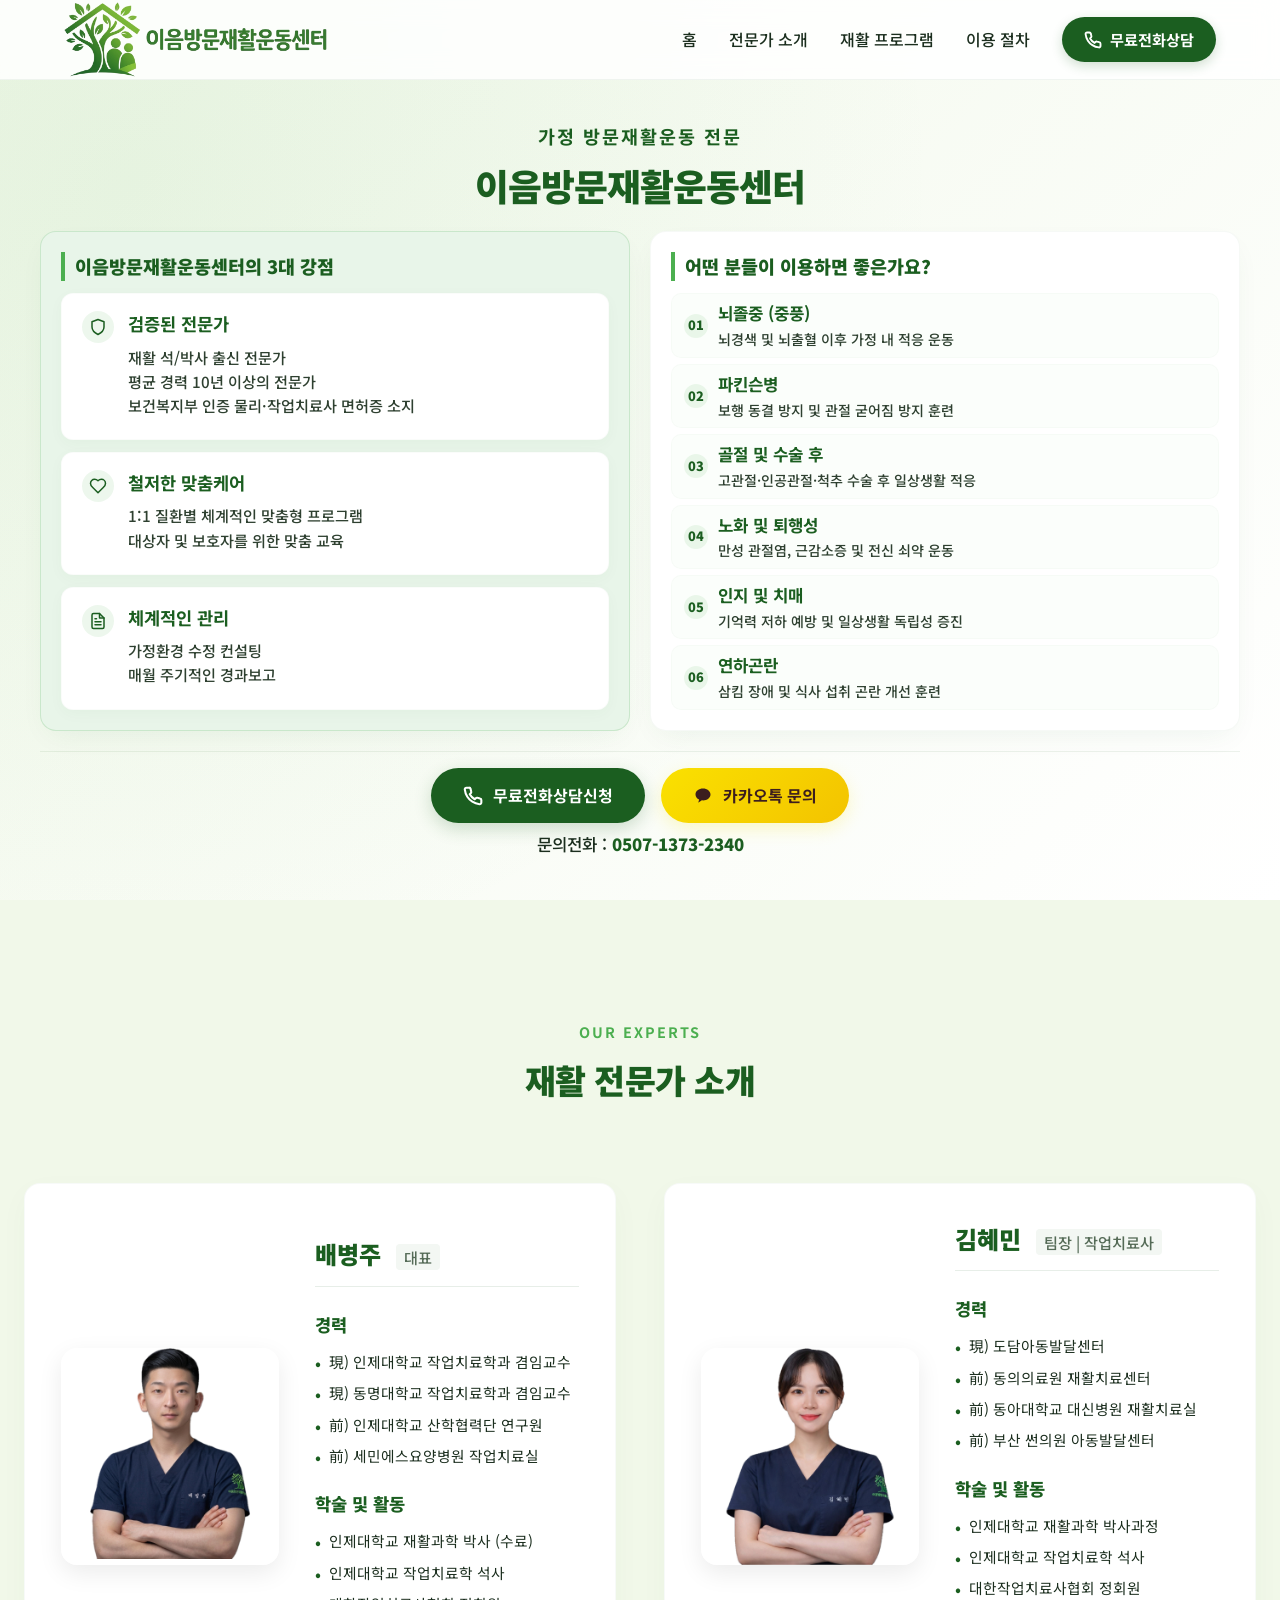
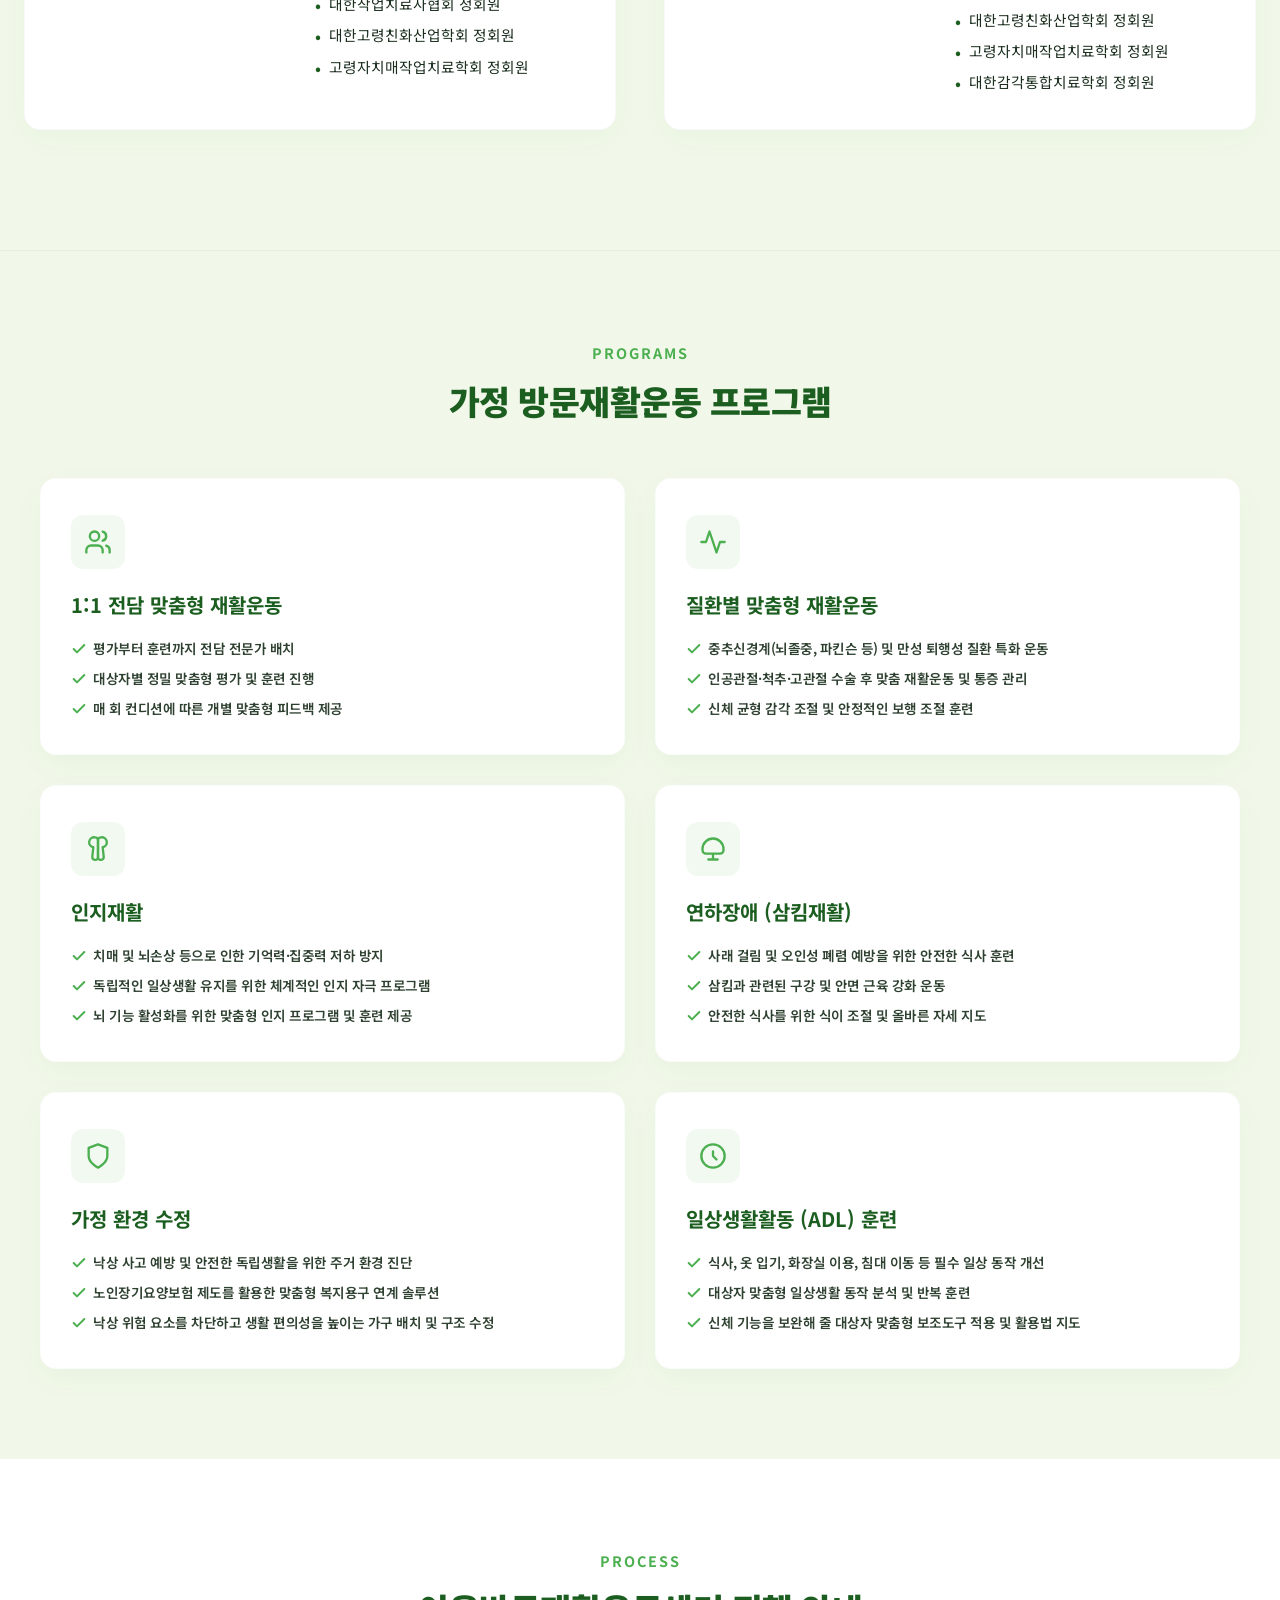
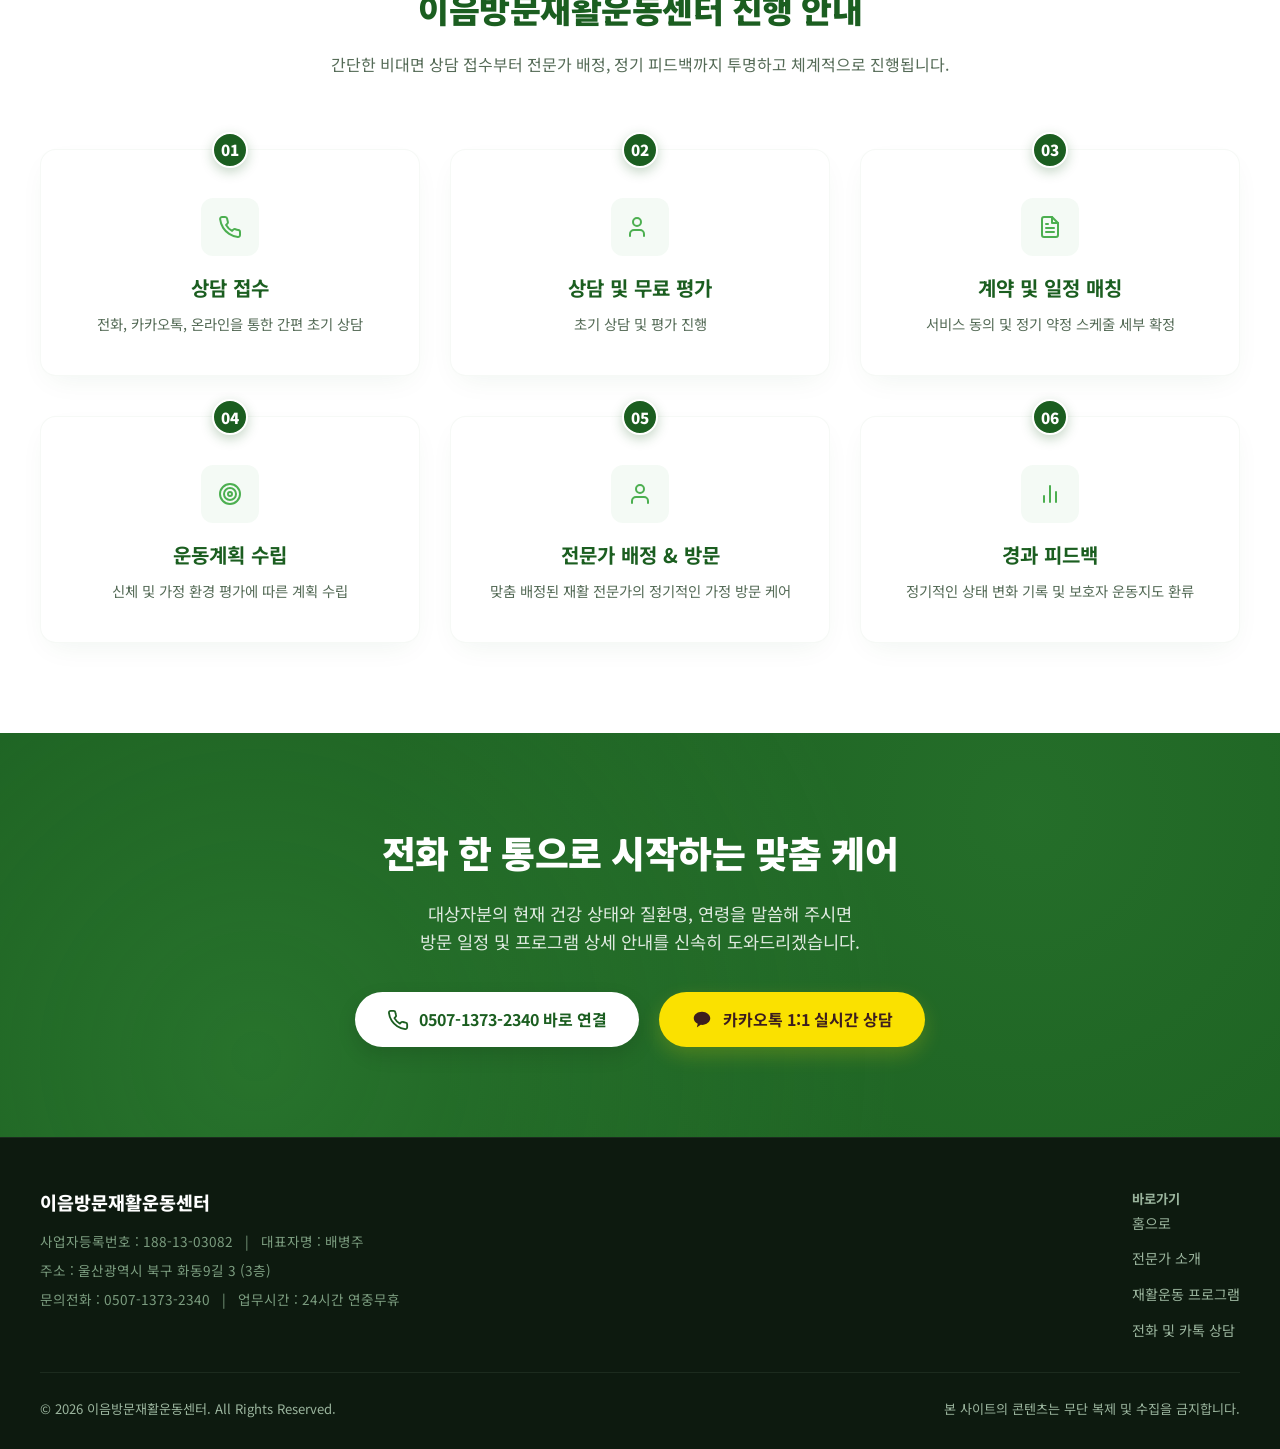
<file: index.html>
<!DOCTYPE html>
<html lang="ko">
<head>
  <meta charset="UTF-8">
  <meta name="viewport" content="width=device-width, initial-scale=1.0">
  <title>이음방문재활운동센터</title>
  <meta name="description" content="가정 방문재활운동 전문, 1:1 맞춤형 재활, 질환별 맞춤 재활, 인지 및 삼킴재활, 가정 환경 수정 솔루션 제공.">
  
  <!-- Open Graph / KakaoTalk Meta Tags (GitHub Pages 절대경로 지정완료) -->
  <meta property="og:title" content="이음방문재활운동센터">
  <meta property="og:description" content="가정 방문재활운동 전문, 1:1 맞춤형 재활, 질환별 맞춤 재활">
  <meta property="og:image" content="https://eumrehab.github.io/center/images/og_image.png">
  <meta property="og:image:width" content="800">
  <meta property="og:image:height" content="420">
  <meta property="og:type" content="website">
  
  <link rel="stylesheet" href="style.css">
</head>
<body>

  <!-- Header -->
  <header>
    <div class="nav-container">
      <a href="#home" class="logo">
        <img src="images/logo.png" alt="이음방문재활운동센터 로고" class="header-logo-img">
      </a>
      <nav>
        <ul class="nav-menu" id="nav-menu">
          <li><a href="#home" class="nav-link">홈</a></li>
          <li><a href="#director" class="nav-link">전문가 소개</a></li>
          <li><a href="#services" class="nav-link">재활 프로그램</a></li>
          <li><a href="#process" class="nav-link">이용 절차</a></li>
          <li>
            <a href="tel:0507-1373-2340" class="nav-cta">
              <svg width="18" height="18" viewBox="0 0 24 24" fill="none" stroke="currentColor" stroke-width="2.5" stroke-linecap="round" stroke-linejoin="round">
                <path d="M22 16.92v3a2 2 0 0 1-2.18 2 19.79 19.79 0 0 1-8.63-3.07 19.5 19.5 0 0 1-6-6 19.79 19.79 0 0 1-3.07-8.67A2 2 0 0 1 4.11 2h3a2 2 0 0 1 2 1.72l.7 2.81a2 2 0 0 1-.45 2.11L8.09 9.91a16 16 0 0 0 6 6l1.27-1.27a2 2 0 0 1 2.11-.45l2.81.7a2 2 0 0 1 1.72 2v3z"/>
              </svg>
              무료전화상담
            </a>
          </li>
        </ul>
      </nav>
      <div class="menu-toggle" id="mobile-menu">
        <span></span>
        <span></span>
        <span></span>
      </div>
    </div>
  </header>

  <!-- Hero Section -->
  <section id="home" class="hero-section">
    <div class="hero-container">
      <div class="hero-content">
        <span class="hero-subtitle">가정 방문재활운동 전문</span>
        <h1 class="hero-title">이음방문재활운동센터</h1>
        
        <div class="home-dashboard">
          
          <!-- 좌측 컬럼: 3대 강점 요약 -->
          <div class="home-left-col">
            <div class="home-pride-box">
              <h3>이음방문재활운동센터의 3대 강점</h3>
              <ul class="home-pride-list">
                <li>
                  <div class="pride-icon-badge">
                    <svg width="24" height="24" viewBox="0 0 24 24" fill="none" stroke="currentColor" stroke-width="2" stroke-linecap="round" stroke-linejoin="round">
                      <path d="M12 22s8-4 8-10V5l-8-3-8 3v7c0 6 8 10 8 10z"/>
                    </svg>
                  </div>
                  <div class="pride-text">
                    <strong>검증된 전문가</strong>
                    <p>재활 석/박사 출신 전문가<br>평균 경력 10년 이상의 전문가<br>보건복지부 인증 물리&middot;작업치료사 면허증 소지</p>
                  </div>
                </li>
                <li>
                  <div class="pride-icon-badge">
                    <svg width="24" height="24" viewBox="0 0 24 24" fill="none" stroke="currentColor" stroke-width="2" stroke-linecap="round" stroke-linejoin="round">
                      <path d="M19 14c1.49-1.46 3-3.21 3-5.5A5.5 5.5 0 0 0 16.5 3c-1.76 0-3 .5-4.5 2-1.5-1.5-2.74-2-4.5-2A5.5 5.5 0 0 0 2 8.5c0 2.3 1.5 4.05 3 5.5l7 7Z"/>
                    </svg>
                  </div>
                  <div class="pride-text">
                    <strong>철저한 맞춤케어</strong>
                    <p>1:1 질환별 체계적인 맞춤형 프로그램<br>대상자 및 보호자를 위한 맞춤 교육</p>
                  </div>
                </li>
                <li>
                  <div class="pride-icon-badge">
                    <svg width="24" height="24" viewBox="0 0 24 24" fill="none" stroke="currentColor" stroke-width="2" stroke-linecap="round" stroke-linejoin="round">
                      <path d="M14 2H6a2 2 0 0 0-2 2v16a2 2 0 0 0 2 2h12a2 2 0 0 0 2-2V8z"/>
                      <polyline points="14 2 14 8 20 8"/>
                      <line x1="16" y1="13" x2="8" y2="13"/>
                      <line x1="16" y1="17" x2="8" y2="17"/>
                      <polyline points="10 9 9 9 8 9"/>
                    </svg>
                  </div>
                  <div class="pride-text">
                    <strong>체계적인 관리</strong>
                    <p>가정환경 수정 컨설팅<br>매월 주기적인 경과보고</p>
                  </div>
                </li>
              </ul>
            </div>
          </div>
          
          <!-- 우측 컬럼: 추천 대상자 -->
          <div class="home-target-box">
            <h3>어떤 분들이 이용하면 좋은가요?</h3>
            <ul class="home-target-list">
              <li>
                <div class="target-num-badge">01</div>
                <div class="target-text">
                    <strong>뇌졸중 (중풍)</strong>
                    <p>뇌경색 및 뇌출혈 이후 가정 내 적응 운동</p>
                  </div>
              </li>
              <li>
                <div class="target-num-badge">02</div>
                <div class="target-text">
                    <strong>파킨슨병</strong>
                    <p>보행 동결 방지 및 관절 굳어짐 방지 훈련</p>
                  </div>
              </li>
              <li>
                <div class="target-num-badge">03</div>
                <div class="target-text">
                    <strong>골절 및 수술 후</strong>
                    <p>고관절&middot;인공관절&middot;척추 수술 후 일상생활 적응</p>
                  </div>
              </li>
              <li>
                <div class="target-num-badge">04</div>
                <div class="target-text">
                    <strong>노화 및 퇴행성</strong>
                    <p>만성 관절염, 근감소증 및 전신 쇠약 운동</p>
                  </div>
              </li>
              <li>
                <div class="target-num-badge">05</div>
                <div class="target-text">
                    <strong>인지 및 치매</strong>
                    <p>기억력 저하 예방 및 일상생활 독립성 증진</p>
                  </div>
              </li>
              <li>
                <div class="target-num-badge">06</div>
                <div class="target-text">
                    <strong>연하곤란</strong>
                    <p>삼킴 장애 및 식사 섭취 곤란 개선 훈련</p>
                  </div>
              </li>
            </ul>
          </div>
          
        </div>
        
        <!-- 하단 CTA 문의 영역 -->
        <div class="home-cta-bar">
          <div class="hero-buttons">
            <a href="tel:0507-1373-2340" class="btn btn-primary hero-btn">
              <svg width="20" height="20" viewBox="0 0 24 24" fill="none" stroke="currentColor" stroke-width="2.5" stroke-linecap="round" stroke-linejoin="round">
                <path d="M22 16.92v3a2 2 0 0 1-2.18 2 19.79 19.79 0 0 1-8.63-3.07 19.5 19.5 0 0 1-6-6 19.79 19.79 0 0 1-3.07-8.67A2 2 0 0 1 4.11 2h3a2 2 0 0 1 2 1.72l.7 2.81a2 2 0 0 1-.45 2.11L8.09 9.91a16 16 0 0 0 6 6l1.27-1.27a2 2 0 0 1 2.11-.45l2.81.7a2 2 0 0 1 1.72 2v3z"/>
              </svg>
              무료전화상담신청
            </a>
            <a href="https://open.kakao.com/o/sExample" target="_blank" rel="noopener noreferrer" class="btn btn-secondary hero-btn">
              <svg width="20" height="20" viewBox="0 0 24 24" fill="currentColor">
                <path d="M12 3c-4.97 0-9 3.185-9 7.115 0 2.557 1.737 4.8 4.354 6.091l-.9 3.3c-.104.382.122.382.256.292l3.896-2.571c.448.064.91.103 1.394.103 4.97 0 9-3.185 9-7.115S16.97 3 12 3z"/>
              </svg>
              카카오톡 문의
            </a>
          </div>
          <p class="hero-phone-text">문의전화 : <strong>0507-1373-2340</strong></p>
        </div>
        
      </div>
    </div>
  </section>

  <!-- Director Profile Section (전문가 소개 섹션 - 가로 2열 1:1 수평분할 카드 그리드로 완벽 개편) -->
  <section id="director" class="director-section reveal">
    <div class="section-header" style="margin-bottom: 60px;">
      <span class="section-subtitle">Our Experts</span>
      <h2 class="section-title">재활 전문가 소개</h2>
    </div>

    <div class="expert-profile-grid">
      <!-- 전문가 1: 배병주 대표 -->
      <div class="expert-profile-card">
        <div class="expert-profile-left">
          <img src="images/director.png" alt="배병주 대표" class="expert-profile-img">
        </div>
        <div class="expert-profile-right">
          <h2 class="expert-profile-name">배병주 <span class="director-card-role-title">대표</span></h2>
          <hr class="modal-separator">
          
          <div class="modal-detail-group">
            <h4 class="expert-detail-group-title">경력</h4>
            <ul class="modal-detail-list">
              <li>現) 인제대학교 작업치료학과 겸임교수</li>
              <li>現) 동명대학교 작업치료학과 겸임교수</li>
              <li>前) 인제대학교 산학협력단 연구원</li>
              <li>前) 세민에스요양병원 작업치료실</li>
            </ul>
          </div>

          <div class="modal-detail-group" style="margin-top: 24px;">
            <h4 class="expert-detail-group-title">학술 및 활동</h4>
            <ul class="modal-detail-list">
              <li>인제대학교 재활과학 박사 (수료)</li>
              <li>인제대학교 작업치료학 석사</li>
              <li>대한작업치료사협회 정회원</li>
              <li>대한고령친화산업학회 정회원</li>
              <li>고령자치매작업치료학회 정회원</li>
            </ul>
          </div>
        </div>
      </div>

      <!-- 전문가 2: 김혜민 팀장 | 작업치료사 (실제 약력 및 직함 변경) -->
      <div class="expert-profile-card">
        <div class="expert-profile-left">
          <img src="images/director2.png" alt="김혜민 팀장 | 작업치료사" class="expert-profile-img">
        </div>
        <div class="expert-profile-right">
          <h2 class="expert-profile-name">김혜민 <span class="director-card-role-title">팀장 | 작업치료사</span></h2>
          <hr class="modal-separator">
          
          <div class="modal-detail-group">
            <h4 class="expert-detail-group-title">경력</h4>
            <ul class="modal-detail-list">
              <li>現) 도담아동발달센터</li>
              <li>前) 동의의료원 재활치료센터</li>
              <li>前) 동아대학교 대신병원 재활치료실</li>
              <li>前) 부산 썬의원 아동발달센터</li>
            </ul>
          </div>

          <div class="modal-detail-group" style="margin-top: 24px;">
            <h4 class="expert-detail-group-title">학술 및 활동</h4>
            <ul class="modal-detail-list">
              <li>인제대학교 재활과학 박사과정</li>
              <li>인제대학교 작업치료학 석사</li>
              <li>대한작업치료사협회 정회원</li>
              <li>대한고령친화산업학회 정회원</li>
              <li>고령자치매작업치료학회 정회원</li>
              <li>대한감각통합치료학회 정회원</li>
            </ul>
          </div>
        </div>
      </div>
    </div>
  </section>

  <!-- Service Section -->
  <section id="services" class="section-bg reveal">
    <div class="section-header">
      <span class="section-subtitle">Programs</span>
      <h2 class="section-title">가정 방문재활운동 프로그램</h2>
    </div>
    
    <div class="services-grid">
      <!-- Card 1 -->
      <div class="service-card">
        <div class="service-icon-box">
          <svg width="28" height="28" viewBox="0 0 24 24" fill="none" stroke="currentColor" stroke-width="2" stroke-linecap="round" stroke-linejoin="round">
            <path d="M16 21v-2a4 4 0 0 0-4-4H6a4 4 0 0 0-4 4v2"/>
            <circle cx="9" cy="7" r="4"/>
            <path d="M22 21v-2a4 4 0 0 0-3-3.87"/>
            <path d="M16 3.13a4 4 0 0 1 0 7.75"/>
          </svg>
        </div>
        <h3>1:1 전담 맞춤형 재활운동</h3>
        <ul class="service-list">
          <li>
            <svg width="16" height="16" viewBox="0 0 24 24" fill="none" stroke="currentColor" stroke-width="3" stroke-linecap="round" stroke-linejoin="round"><path d="M20 6 9 17l-5-5"/></svg>
            평가부터 훈련까지 전담 전문가 배치
          </li>
          <li>
            <svg width="16" height="16" viewBox="0 0 24 24" fill="none" stroke="currentColor" stroke-width="3" stroke-linecap="round" stroke-linejoin="round"><path d="M20 6 9 17l-5-5"/></svg>
            대상자별 정밀 맞춤형 평가 및 훈련 진행
          </li>
          <li>
            <svg width="16" height="16" viewBox="0 0 24 24" fill="none" stroke="currentColor" stroke-width="3" stroke-linecap="round" stroke-linejoin="round"><path d="M20 6 9 17l-5-5"/></svg>
            매 회 컨디션에 따른 개별 맞춤형 피드백 제공
          </li>
        </ul>
      </div>

      <!-- Card 2 -->
      <div class="service-card">
        <div class="service-icon-box">
          <svg width="28" height="28" viewBox="0 0 24 24" fill="none" stroke="currentColor" stroke-width="2" stroke-linecap="round" stroke-linejoin="round">
            <path d="M22 12h-4l-3 9L9 3l-3 9H2"/>
          </svg>
        </div>
        <h3>질환별 맞춤형 재활운동</h3>
        <ul class="service-list">
          <li>
            <svg width="16" height="16" viewBox="0 0 24 24" fill="none" stroke="currentColor" stroke-width="3" stroke-linecap="round" stroke-linejoin="round"><path d="M20 6 9 17l-5-5"/></svg>
            중추신경계(뇌졸중, 파킨슨 등) 및 만성 퇴행성 질환 특화 운동
          </li>
          <li>
            <svg width="16" height="16" viewBox="0 0 24 24" fill="none" stroke="currentColor" stroke-width="3" stroke-linecap="round" stroke-linejoin="round"><path d="M20 6 9 17l-5-5"/></svg>
            인공관절&middot;척추&middot;고관절 수술 후 맞춤 재활운동 및 통증 관리
          </li>
          <li>
            <svg width="16" height="16" viewBox="0 0 24 24" fill="none" stroke="currentColor" stroke-width="3" stroke-linecap="round" stroke-linejoin="round"><path d="M20 6 9 17l-5-5"/></svg>
            신체 균형 감각 조절 및 안정적인 보행 조절 훈련
          </li>
        </ul>
      </div>

      <!-- Card 3 -->
      <div class="service-card">
        <div class="service-icon-box">
          <svg width="28" height="28" viewBox="0 0 24 24" fill="none" stroke="currentColor" stroke-width="2" stroke-linecap="round" stroke-linejoin="round">
            <path d="M9.5 2A2.5 2.5 0 0 1 12 4.5v15a2.5 2.5 0 0 1-4.9-.7l.9-8.3A2.5 2.5 0 0 1 9.5 2z"/>
            <path d="M14.5 2A2.5 2.5 0 0 0 12 4.5v15a2.5 2.5 0 0 0 4.9-.7l-.9-8.3A2.5 2.5 0 0 0 14.5 2z"/>
          </svg>
        </div>
        <h3>인지재활</h3>
        <ul class="service-list">
          <li>
            <svg width="16" height="16" viewBox="0 0 24 24" fill="none" stroke="currentColor" stroke-width="3" stroke-linecap="round" stroke-linejoin="round"><path d="M20 6 9 17l-5-5"/></svg>
            치매 및 뇌손상 등으로 인한 기억력&middot;집중력 저하 방지
          </li>
          <li>
            <svg width="16" height="16" viewBox="0 0 24 24" fill="none" stroke="currentColor" stroke-width="3" stroke-linecap="round" stroke-linejoin="round"><path d="M20 6 9 17l-5-5"/></svg>
            독립적인 일상생활 유지를 위한 체계적인 인지 자극 프로그램
          </li>
          <li>
            <svg width="16" height="16" viewBox="0 0 24 24" fill="none" stroke="currentColor" stroke-width="3" stroke-linecap="round" stroke-linejoin="round"><path d="M20 6 9 17l-5-5"/></svg>
            뇌 기능 활성화를 위한 맞춤형 인지 프로그램 및 훈련 제공
          </li>
        </ul>
      </div>

      <!-- Card 4 -->
      <div class="service-card">
        <div class="service-icon-box">
          <svg width="28" height="28" viewBox="0 0 24 24" fill="none" stroke="currentColor" stroke-width="2" stroke-linecap="round" stroke-linejoin="round">
            <path d="M12 3a9 9 0 0 0-9 9v1a3 3 0 0 0 3 3h12a3 3 0 0 0 3-3v-1a9 9 0 0 0-9-9zM8 21h8M12 17v4"/>
          </svg>
        </div>
        <h3>연하장애 (삼킴재활)</h3>
        <ul class="service-list">
          <li>
            <svg width="16" height="16" viewBox="0 0 24 24" fill="none" stroke="currentColor" stroke-width="3" stroke-linecap="round" stroke-linejoin="round"><path d="M20 6 9 17l-5-5"/></svg>
            사래 걸림 및 오인성 폐렴 예방을 위한 안전한 식사 훈련
          </li>
          <li>
            <svg width="16" height="16" viewBox="0 0 24 24" fill="none" stroke="currentColor" stroke-width="3" stroke-linecap="round" stroke-linejoin="round"><path d="M20 6 9 17l-5-5"/></svg>
            삼킴과 관련된 구강 및 안면 근육 강화 운동
          </li>
          <li>
            <svg width="16" height="16" viewBox="0 0 24 24" fill="none" stroke="currentColor" stroke-width="3" stroke-linecap="round" stroke-linejoin="round"><path d="M20 6 9 17l-5-5"/></svg>
            안전한 식사를 위한 식이 조절 및 올바른 자세 지도
          </li>
        </ul>
      </div>

      <!-- Card 5 -->
      <div class="service-card">
        <div class="service-icon-box">
          <svg width="28" height="28" viewBox="0 0 24 24" fill="none" stroke="currentColor" stroke-width="2" stroke-linecap="round" stroke-linejoin="round">
            <path d="M12 22s8-4 8-10V5l-8-3-8 3v7c0 6 8 10 8 10z"/>
          </svg>
        </div>
        <h3>가정 환경 수정</h3>
        <ul class="service-list">
          <li>
            <svg width="16" height="16" viewBox="0 0 24 24" fill="none" stroke="currentColor" stroke-width="3" stroke-linecap="round" stroke-linejoin="round"><path d="M20 6 9 17l-5-5"/></svg>
            낙상 사고 예방 및 안전한 독립생활을 위한 주거 환경 진단
          </li>
          <li>
            <svg width="16" height="16" viewBox="0 0 24 24" fill="none" stroke="currentColor" stroke-width="3" stroke-linecap="round" stroke-linejoin="round"><path d="M20 6 9 17l-5-5"/></svg>
            노인장기요양보험 제도를 활용한 맞춤형 복지용구 연계 솔루션
          </li>
          <li>
            <svg width="16" height="16" viewBox="0 0 24 24" fill="none" stroke="currentColor" stroke-width="3" stroke-linecap="round" stroke-linejoin="round"><path d="M20 6 9 17l-5-5"/></svg>
            낙상 위험 요소를 차단하고 생활 편의성을 높이는 가구 배치 및 구조 수정
          </li>
        </ul>
      </div>

      <!-- Card 6 -->
      <div class="service-card">
        <div class="service-icon-box">
          <svg width="28" height="28" viewBox="0 0 24 24" fill="none" stroke="currentColor" stroke-width="2" stroke-linecap="round" stroke-linejoin="round">
            <circle cx="12" cy="12" r="10"/>
            <path d="M12 8v4l3 3"/>
          </svg>
        </div>
        <h3>일상생활활동 (ADL) 훈련</h3>
        <ul class="service-list">
          <li>
            <svg width="16" height="16" viewBox="0 0 24 24" fill="none" stroke="currentColor" stroke-width="3" stroke-linecap="round" stroke-linejoin="round"><path d="M20 6 9 17l-5-5"/></svg>
            식사, 옷 입기, 화장실 이용, 침대 이동 등 필수 일상 동작 개선
          </li>
          <li>
            <svg width="16" height="16" viewBox="0 0 24 24" fill="none" stroke="currentColor" stroke-width="3" stroke-linecap="round" stroke-linejoin="round"><path d="M20 6 9 17l-5-5"/></svg>
            대상자 맞춤형 일상생활 동작 분석 및 반복 훈련
          </li>
          <li>
            <svg width="16" height="16" viewBox="0 0 24 24" fill="none" stroke="currentColor" stroke-width="3" stroke-linecap="round" stroke-linejoin="round"><path d="M20 6 9 17l-5-5"/></svg>
            신체 기능을 보완해 줄 대상자 맞춤형 보조도구 적용 및 활용법 지도
          </li>
        </ul>
      </div>
    </div>
  </section>

  <!-- Section: Process / Timeline (이렇게 진행됩니다) -->
  <section id="process" class="reveal">
    <div class="section-header">
      <span class="section-subtitle">Process</span>
      <h2 class="section-title">이음방문재활운동센터 진행 안내</h2>
      <p class="section-desc">간단한 비대면 상담 접수부터 전문가 배정, 정기 피드백까지 투명하고 체계적으로 진행됩니다.</p>
    </div>
    
    <div class="process-timeline">
      <!-- Step 1 -->
      <div class="process-step">
        <div class="step-num-badge">01</div>
        <div class="step-icon">
          <svg width="24" height="24" viewBox="0 0 24 24" fill="none" stroke="currentColor" stroke-width="2" stroke-linecap="round" stroke-linejoin="round">
            <path d="M22 16.92v3a2 2 0 0 1-2.18 2 19.79 19.79 0 0 1-8.63-3.07 19.5 19.5 0 0 1-6-6 19.79 19.79 0 0 1-3.07-8.67A2 2 0 0 1 4.11 2h3a2 2 0 0 1 2 1.72 12.84 12.84 0 0 0 .7 2.81 2 2 0 0 1-.45 2.11L8.09 9.91a16 16 0 0 0 6 6l1.27-1.27a2 2 0 0 1 2.11-.45 12.84 12.84 0 0 0 2.81.7A2 2 0 0 1 22 16.92z"/>
          </svg>
        </div>
        <h4>상담 접수</h4>
        <p>전화, 카카오톡, 온라인을 통한 간편 초기 상담</p>
      </div>
      
      <!-- Step 2 -->
      <div class="process-step">
        <div class="step-num-badge">02</div>
        <div class="step-icon">
          <svg width="24" height="24" viewBox="0 0 24 24" fill="none" stroke="currentColor" stroke-width="2" stroke-linecap="round" stroke-linejoin="round">
            <path d="M16 21v-2a4 4 0 0 0-4-4H6a4 4 0 0 0-4 4v2"/>
            <circle cx="9" cy="7" r="4"/>
          </svg>
        </div>
        <h4>상담 및 무료 평가</h4>
        <p>초기 상담 및 평가 진행</p>
      </div>
      
      <!-- Step 3 -->
      <div class="process-step">
        <div class="step-num-badge">03</div>
        <div class="step-icon">
          <svg width="24" height="24" viewBox="0 0 24 24" fill="none" stroke="currentColor" stroke-width="2" stroke-linecap="round" stroke-linejoin="round">
            <path d="M14 2H6a2 2 0 0 0-2 2v16a2 2 0 0 0 2 2h12a2 2 0 0 0 2-2V8z"/>
            <polyline points="14 2 14 8 20 8"/>
            <line x1="16" y1="13" x2="8" y2="13"/>
            <line x1="16" y1="17" x2="8" y2="17"/>
            <polyline points="10 9 9 9 8 9"/>
          </svg>
        </div>
        <h4>계약 및 일정 매칭</h4>
        <p>서비스 동의 및 정기 약정 스케줄 세부 확정</p>
      </div>
      
      <!-- Step 4 -->
      <div class="process-step">
        <div class="step-num-badge">04</div>
        <div class="step-icon">
          <svg width="24" height="24" viewBox="0 0 24 24" fill="none" stroke="currentColor" stroke-width="2" stroke-linecap="round" stroke-linejoin="round">
            <circle cx="12" cy="12" r="10"/>
            <circle cx="12" cy="12" r="6"/>
            <circle cx="12" cy="12" r="2"/>
          </svg>
        </div>
        <h4>운동계획 수립</h4>
        <p>신체 및 가정 환경 평가에 따른 계획 수립</p>
      </div>
      
      <!-- Step 5 -->
      <div class="process-step">
        <div class="step-num-badge">05</div>
        <div class="step-icon">
          <svg width="24" height="24" viewBox="0 0 24 24" fill="none" stroke="currentColor" stroke-width="2" stroke-linecap="round" stroke-linejoin="round">
            <path d="M20 21v-2a4 4 0 0 0-4-4H8a4 4 0 0 0-4 4v2"/>
            <circle cx="12" cy="7" r="4"/>
          </svg>
        </div>
        <h4>전문가 배정 &amp; 방문</h4>
        <p>맞춤 배정된 재활 전문가의 정기적인 가정 방문 케어</p>
      </div>
      
      <!-- Step 6 -->
      <div class="process-step">
        <div class="step-num-badge">06</div>
        <div class="step-icon">
          <svg width="24" height="24" viewBox="0 0 24 24" fill="none" stroke="currentColor" stroke-width="2" stroke-linecap="round" stroke-linejoin="round">
            <line x1="18" y1="20" x2="18" y2="10"/>
            <line x1="12" y1="20" x2="12" y2="4"/>
            <line x1="6" y1="20" x2="6" y2="14"/>
          </svg>
        </div>
        <h4>경과 피드백</h4>
        <p>정기적인 상태 변화 기록 및 보호자 운동지도 환류</p>
      </div>
    </div>
  </section>

  <!-- CTA Area / Contact Section -->
  <section id="contact" class="cta-section reveal">
    <div class="cta-container">
      <h2>전화 한 통으로 시작하는 맞춤 케어</h2>
      <p>
        대상자분의 현재 건강 상태와 질환명, 연령을 말씀해 주시면<br>
        방문 일정 및 프로그램 상세 안내를 신속히 도와드리겠습니다.
      </p>
      
      <div class="cta-buttons">
        <a href="tel:0507-1373-2340" class="btn cta-phone-btn" id="cta-phone-bottom">
          <svg width="22" height="22" viewBox="0 0 24 24" fill="none" stroke="currentColor" stroke-width="2" stroke-linecap="round" stroke-linejoin="round">
            <path d="M22 16.92v3a2 2 0 0 1-2.18 2 19.79 19.79 0 0 1-8.63-3.07 19.5 19.5 0 0 1-6-6 19.79 19.79 0 0 1-3.07-8.67A2 2 0 0 1 4.11 2h3a2 2 0 0 1 2 1.72l.7 2.81a2 2 0 0 1-.45 2.11L8.09 9.91a16 16 0 0 0 6 6l1.27-1.27a2 2 0 0 1 2.11-.45l2.81.7a2 2 0 0 1 1.72 2v3z"/>
          </svg>
          0507-1373-2340 바로 연결
        </a>
        <a href="https://open.kakao.com/o/sExample" target="_blank" rel="noopener noreferrer" class="btn cta-kakao-btn" id="cta-kakao-bottom">
          <svg width="22" height="22" viewBox="0 0 24 24" fill="currentColor">
            <path d="M12 3c-4.97 0-9 3.185-9 7.115 0 2.557 1.737 4.8 4.354 6.091l-.9 3.3c-.104.382.122.382.256.292l3.896-2.571c.448.064.91.103 1.394.103 4.97 0 9-3.185 9-7.115S16.97 3 12 3z"/>
          </svg>
          카카오톡 1:1 실시간 상담
        </a>
      </div>
    </div>
  </section>

  <!-- Footer -->
  <footer>
    <div class="footer-container">
      <div class="footer-info">
        <h4 class="footer-brand">이음방문재활운동센터</h4>
        <div class="footer-business-details">
          <p>사업자등록번호 : 188-13-03082 &nbsp;&nbsp;|&nbsp;&nbsp; 대표자명 : 배병주</p>
          <p>주소 : 울산광역시 북구 화동9길 3 (3층)</p>
          <p>문의전화 : 0507-1373-2340 &nbsp;&nbsp;|&nbsp;&nbsp; 업무시간 : 24시간 연중무휴</p>
        </div>
      </div>
      
      <div class="footer-links">
        <div class="footer-logo">
          <h5>바로가기</h5>
          <ul class="footer-link-list">
            <li><a href="#home">홈으로</a></li>
            <li><a href="#director">전문가 소개</a></li>
            <li><a href="#services">재활운동 프로그램</a></li>
            <li><a href="#contact">전화 및 카톡 상담</a></li>
          </ul>
        </div>
      </div>
    </div>
    
    <div class="footer-bottom">
      <p>&copy; 2026 이음방문재활운동센터. All Rights Reserved.</p>
      <p>본 사이트의 콘텐츠는 무단 복제 및 수집을 금지합니다.</p>
    </div>
  </footer>

  <!-- Script File -->
  <script src="script.js"></script>
</body>
</html>
</file>
<file: style.css>
@import url('https://fonts.googleapis.com/css2?family=Inter:wght@300;400;500;600;700&family=Noto+Sans+KR:wght@300;400;500;700;900&display=swap');

/* CSS Variables - Green Forest Theme */
:root {
  --primary-color: #1b5e20;     /* 신뢰의 다크 포레스트 그린 */
  --primary-hover: #2e7d32;
  --secondary-color: #4caf50;   /* 싱그러운 나뭇잎 스카이 그린 */
  --accent-color: #ff9800;      /* 포인트 오렌지 컬러 */
  --bg-primary: #ffffff;
  --bg-secondary: #f1f8e9;     /* 아주 연한 올리브 그린조의 배경 */
  --text-primary: #1b2e1e;     /* 가독성 높은 차분한 다크 포레스트 블랙 */
  --text-secondary: #556b57;   /* 올리브 그레이 */
  --text-light: #8ea690;
  --white: #ffffff;
  --card-shadow: 0 10px 30px -10px rgba(27, 94, 32, 0.08);
  --hover-shadow: 0 20px 40px -15px rgba(27, 94, 32, 0.15);
  --transition-smooth: all 0.4s cubic-bezier(0.16, 1, 0.3, 1);
  --border-radius: 16px;
  --font-family: 'Noto Sans KR', 'Inter', sans-serif;
}

/* Reset */
* {
  margin: 0;
  padding: 0;
  box-sizing: border-box;
  outline: none;
}

html {
  scroll-behavior: smooth;
  font-family: var(--font-family);
  color: var(--text-primary);
  background-color: var(--bg-primary);
  font-size: 16px;
}

body {
  line-height: 1.6;
  overflow-x: hidden;
}

a {
  text-decoration: none;
  color: inherit;
}

li {
  list-style: none;
}

img {
  max-width: 100%;
  height: auto;
  display: block;
}

/* Header & Glassmorphism GNB */
header {
  position: fixed;
  top: 0;
  left: 0;
  width: 100%;
  z-index: 1000;
  background: rgba(255, 255, 255, 0.85);
  backdrop-filter: blur(12px);
  -webkit-backdrop-filter: blur(12px);
  border-bottom: 1px solid rgba(27, 94, 32, 0.06);
  transition: var(--transition-smooth);
}

header.scrolled {
  background: rgba(255, 255, 255, 0.95);
  box-shadow: 0 4px 20px rgba(0, 0, 0, 0.03);
  padding: 4px 0;
}

.nav-container {
  max-width: 1200px;
  margin: 0 auto;
  padding: 2px 24px;
  display: flex;
  justify-content: space-between;
  align-items: center;
}

.logo {
  display: flex;
  align-items: center;
}

.header-logo-img {
  height: 75px;
  width: auto;
  display: block;
}

.nav-menu {
  display: flex;
  gap: 32px;
  align-items: center;
}

.nav-link {
  font-weight: 500;
  color: var(--text-primary);
  position: relative;
  padding: 8px 0;
  transition: var(--transition-smooth);
}

.nav-link:hover {
  color: var(--primary-color);
}

.nav-link::after {
  content: '';
  position: absolute;
  bottom: 0;
  left: 0;
  width: 0;
  height: 2px;
  background-color: var(--primary-color);
  transition: var(--transition-smooth);
}

.nav-link:hover::after {
  width: 100%;
}

.nav-cta {
  background-color: var(--primary-color);
  color: var(--white);
  padding: 10px 22px;
  border-radius: 50px;
  font-weight: 700;
  font-size: 0.95rem;
  display: flex;
  align-items: center;
  gap: 8px;
  box-shadow: 0 4px 12px rgba(27, 94, 32, 0.2);
  transition: var(--transition-smooth);
}

.nav-cta:hover {
  background-color: var(--primary-hover);
  transform: translateY(-2px);
  box-shadow: 0 6px 18px rgba(27, 94, 32, 0.3);
}

/* Mobile Menu Toggle */
.menu-toggle {
  display: none;
  flex-direction: column;
  gap: 6px;
  cursor: pointer;
}

.menu-toggle span {
  width: 28px;
  height: 3px;
  background-color: var(--primary-color);
  border-radius: 2px;
  transition: var(--transition-smooth);
}

/* Hero / Home Section (대시보드 형태로 풀-히어로 홈 구성) */
.hero-section {
  padding: 100px 24px 20px 24px; /* 한 화면 배치를 위해 상하 간격 축소 */
  background: radial-gradient(circle at 10% 20%, rgba(76, 175, 80, 0.08) 0%, rgba(255, 255, 255, 0) 60%),
              linear-gradient(135deg, #f1f8e9 0%, #ffffff 100%);
  position: relative;
  overflow: hidden;
  min-height: 100vh;
  display: flex;
  align-items: center;
}

.hero-container {
  max-width: 1200px;
  margin: 0 auto;
  width: 100%;
}

.hero-content {
  width: 100%;
}

.hero-subtitle {
  color: var(--primary-color);
  font-weight: 700;
  font-size: 1.15rem;
  letter-spacing: 2px;
  margin-bottom: 10px;
  display: block;
  text-align: center;
}

.hero-title {
  font-size: 2.3rem; /* 글자 크기 2.8rem -> 2.3rem 축소하여 높이 대폭 절감 */
  font-weight: 900;
  color: var(--primary-color);
  margin-bottom: 20px; /* 여백 32px -> 20px 축소 */
  line-height: 1.35;
  letter-spacing: -1px;
  word-break: keep-all;
  text-align: center;
}

/* 2단 대시보드 */
.home-dashboard {
  display: grid;
  grid-template-columns: 1fr 1fr;
  gap: 20px; /* 갭 36px -> 20px 축소 */
  margin-bottom: 20px; /* 여백 36px -> 20px 축소 */
  align-items: stretch;
}

/* 좌측 영역: 3대 강점 강조 (파스텔 그린 카드화) */
.home-left-col {
  display: flex;
  flex-direction: column;
}

.home-pride-box {
  background-color: #e8f5e9;
  border-radius: var(--border-radius);
  padding: 20px; /* 패딩 28px -> 20px 축소 */
  border: 1px solid rgba(76, 175, 80, 0.2);
  box-shadow: var(--card-shadow);
  display: flex;
  flex-direction: column;
  height: 100%;
}

.home-pride-box h3 {
  font-size: 1.15rem; /* 크기 1.25rem -> 1.15rem 조절 */
  font-weight: 900;
  color: var(--primary-color);
  margin-bottom: 12px; /* 여백 20px -> 12px 축소 */
  border-left: 4px solid var(--secondary-color);
  padding-left: 10px;
  text-align: left;
}

.home-pride-list {
  display: flex;
  flex-direction: column;
  justify-content: space-between;
  gap: 12px;
  flex-grow: 1;
}

.home-pride-list li {
  display: flex;
  gap: 14px;
  align-items: flex-start;
  text-align: left;
  background-color: var(--white);
  padding: 16px 20px;
  border-radius: 12px;
  box-shadow: 0 4px 15px rgba(27, 94, 32, 0.03);
  border: 1px solid rgba(27, 94, 32, 0.02);
  transition: var(--transition-smooth);
  flex-grow: 1;
}

.home-pride-list li:hover {
  transform: translateY(-2px);
  border-color: rgba(76, 175, 80, 0.15);
  box-shadow: 0 8px 20px rgba(27, 94, 32, 0.08);
}

.pride-icon-badge {
  width: 32px; /* 배지 크기 38px -> 32px 축소 */
  height: 32px;
  border-radius: 50%;
  background-color: rgba(76, 175, 80, 0.1);
  color: var(--primary-color);
  display: flex;
  align-items: center;
  justify-content: center;
  flex-shrink: 0;
  margin-top: 1px;
}

.pride-icon-badge svg {
  width: 18px;
  height: 18px;
}

.pride-text {
  display: flex;
  flex-direction: column;
}

.pride-text strong {
  font-size: 1.1rem; /* 타이틀 크기 1.05rem -> 1.1rem 상향 강조 */
  color: var(--primary-color);
  font-weight: 700;
  margin-bottom: 6px; /* 줄바꿈 텍스트와의 구분을 위해 6px로 상향 */
}

.pride-text p {
  font-size: 0.95rem; /* 본문 크기 0.88rem -> 0.95rem 대폭 상향 */
  color: #2e4030; /* 흐릿한 회색 대신 진하고 가독성 높은 어두운 톤 */
  font-weight: 500; /* 조금 더 굵게 설정해 뚜렷하게 노출 */
  line-height: 1.6; /* 줄바꿈 텍스트의 쾌적함을 위해 1.6으로 넓힘 */
  margin: 0;
  word-break: keep-all;
}

/* 우측 영역: 추천 대상자 */
.home-right-col {
  display: flex;
  flex-direction: column;
}

.home-target-box {
  background-color: var(--white);
  border-radius: var(--border-radius);
  padding: 20px; /* 패딩 28px -> 20px 축소 */
  border: 1px solid rgba(27, 94, 32, 0.04);
  box-shadow: var(--card-shadow);
  height: 100%;
  display: flex;
  flex-direction: column;
}

.home-target-box h3 {
  font-size: 1.15rem; /* 크기 1.25rem -> 1.15rem 조절 */
  font-weight: 900;
  color: var(--primary-color);
  margin-bottom: 12px; /* 여백 20px -> 12px 축소 */
  border-left: 4px solid var(--secondary-color);
  padding-left: 10px;
  text-align: left;
}

.home-target-list {
  display: grid;
  grid-template-columns: 1fr;
  gap: 6px; /* 갭 10px -> 6px 축소 */
  flex-grow: 1;
}

.home-target-list li {
  display: flex;
  align-items: center;
  gap: 10px; /* 갭 14px -> 10px 축소 */
  padding: 6px 12px; /* 패딩 8px 14px -> 6px 12px 축소 */
  background-color: rgba(76, 175, 80, 0.02);
  border-radius: 10px;
  border: 1px solid rgba(27, 94, 32, 0.02);
  text-align: left;
  transition: var(--transition-smooth);
}

.home-target-list li:hover {
  background-color: rgba(76, 175, 80, 0.06);
  border-color: rgba(76, 175, 80, 0.1);
  transform: translateX(4px);
}

.target-num-badge {
  width: 24px; /* 배지 크기 28px -> 24px 축소 */
  height: 24px;
  border-radius: 50%;
  background-color: rgba(76, 175, 80, 0.1);
  color: var(--primary-color);
  font-weight: 900;
  font-size: 0.8rem;
  display: flex;
  align-items: center;
  justify-content: center;
  flex-shrink: 0;
}

.target-text {
  display: flex;
  flex-direction: column;
}

.target-text strong {
  font-size: 1.05rem; /* 소제목 크기 0.95rem -> 1.05rem 상향 */
  color: var(--primary-color);
  font-weight: 700;
}

.target-text p {
  font-size: 0.88rem; /* 본문 크기 0.82rem -> 0.88rem 상향 */
  color: #2e4030; /* 가독성 높은 짙은 블랙톤 */
  font-weight: 500;
  margin: 1px 0 0 0;
}

/* 하단 CTA 바 */
.home-cta-bar {
  border-top: 1px solid rgba(27, 94, 32, 0.08);
  padding-top: 16px; /* 패딩 24px -> 16px 축소 */
  display: flex;
  flex-direction: column;
  align-items: center;
  gap: 8px; /* 갭 12px -> 8px 축소 */
}

.hero-buttons {
  display: flex;
  justify-content: center;
  gap: 16px;
  flex-wrap: wrap;
}

.hero-btn {
  padding: 12px 26px; /* 패딩 14px 28px -> 12px 26px 축소 */
  font-size: 0.95rem;
  border-radius: 50px;
  font-weight: 700;
  display: inline-flex;
  align-items: center;
  justify-content: center;
  gap: 8px;
  transition: var(--transition-smooth);
}

.hero-buttons .btn-primary {
  background-color: var(--primary-color);
  color: var(--white);
  box-shadow: 0 6px 18px rgba(27, 94, 32, 0.2);
}

.hero-buttons .btn-primary:hover {
  background-color: var(--primary-hover);
  transform: translateY(-2px);
  box-shadow: 0 10px 24px rgba(27, 94, 32, 0.3);
}

.hero-buttons .btn-secondary {
  background: linear-gradient(135deg, #fae100 0%, #f3c300 100%);
  color: #3c1e1e;
  box-shadow: 0 6px 18px rgba(250, 225, 0, 0.2);
}

.hero-buttons .btn-secondary:hover {
  transform: translateY(-2px);
  box-shadow: 0 10px 24px rgba(250, 225, 0, 0.35);
}

.hero-phone-text {
  font-size: 1.05rem;
  color: var(--text-primary);
  font-weight: 500;
  margin: 0;
}

.hero-phone-text strong {
  color: var(--primary-color);
  font-weight: 900;
}

/* Director Profile Section (전문가 소개 섹션) */
.director-section {
  padding: 120px 24px;
  background-color: var(--bg-secondary);
  position: relative;
  overflow: hidden;
  border-bottom: 1px solid rgba(27, 94, 32, 0.05);
  min-height: calc(100vh - 80px);
  display: flex;
  flex-direction: column;
  justify-content: center;
}

/* Expert Profile 2-Column Grid Layout */
.expert-profile-grid {
  display: grid;
  grid-template-columns: repeat(2, 1fr);
  gap: 48px;
  max-width: 1440px;
  margin: 0 auto;
  width: 100%;
}

.expert-profile-card {
  display: flex;
  gap: 36px;
  align-items: center;
  background-color: var(--white);
  padding: 36px;
  border-radius: var(--border-radius);
  box-shadow: 0 10px 30px rgba(27, 94, 32, 0.03);
  border: 1px solid rgba(27, 94, 32, 0.03);
}

.expert-profile-left {
  flex-shrink: 0;
  width: 42%;
  max-width: 260px;
}

.expert-profile-img {
  width: 100%;
  border-radius: 16px;
  object-fit: cover;
  box-shadow: 0 8px 24px rgba(0, 0, 0, 0.08);
}

.expert-profile-right {
  flex-grow: 1;
  text-align: left;
}

.expert-profile-name {
  font-size: 1.5rem;
  font-weight: 900;
  color: var(--primary-color);
  margin-bottom: 12px;
  margin-top: 0;
}

.director-card-role-title {
  font-size: 0.95rem;
  font-weight: 500;
  color: var(--text-secondary);
  background-color: rgba(27, 94, 32, 0.05);
  padding: 2px 8px;
  border-radius: 4px;
  margin-left: 8px;
}

.modal-separator {
  border: none;
  border-top: 1px solid rgba(27, 94, 32, 0.1);
  margin-bottom: 24px;
  margin-top: 8px;
}

.modal-detail-group h4 {
  font-size: 1.1rem;
  font-weight: 800;
  color: var(--primary-color);
  margin-bottom: 12px;
  margin-top: 0;
}

.modal-detail-list {
  list-style: none;
  padding-left: 0;
  margin: 0;
  display: flex;
  flex-direction: column;
  gap: 10px;
}

.modal-detail-list li {
  font-size: 0.92rem;
  color: var(--text-primary);
  line-height: 1.45;
  position: relative;
  padding-left: 14px;
}

.modal-detail-list li::before {
  content: "•";
  color: var(--primary-color);
  font-size: 1.1rem;
  position: absolute;
  left: 0;
  top: -1px;
}

/* Sections Common */
section {
  padding: 90px 24px;
}

.section-bg {
  background-color: var(--bg-secondary);
}

.section-header {
  text-align: center;
  max-width: 750px;
  margin: 0 auto 50px auto;
}

.section-subtitle {
  color: var(--secondary-color);
  font-weight: 700;
  font-size: 0.9rem;
  text-transform: uppercase;
  letter-spacing: 2px;
  margin-bottom: 10px;
  display: block;
}

.section-title {
  font-size: 2.1rem;
  font-weight: 900;
  color: var(--primary-color);
  margin-bottom: 16px;
  letter-spacing: -0.5px;
}

.section-desc {
  font-size: 1rem;
  color: var(--text-secondary);
  word-break: keep-all;
  line-height: 1.7;
}

/* Service Section - Grid of 5 Cards */
.services-grid {
  max-width: 1200px;
  margin: 0 auto;
  display: grid;
  grid-template-columns: repeat(2, 1fr); /* 2열 배치로 가로폭 확장 */
  gap: 30px;
}

.service-card {
  background-color: var(--white);
  padding: 36px 30px;
  border-radius: var(--border-radius);
  box-shadow: 0 10px 30px rgba(27, 94, 32, 0.04);
  border: 1px solid rgba(27, 94, 32, 0.02);
  transition: var(--transition-smooth);
  position: relative;
  overflow: hidden;
}

.service-card::before {
  content: '';
  position: absolute;
  top: 0;
  left: 0;
  width: 4px;
  height: 0;
  background-color: var(--secondary-color);
  transition: var(--transition-smooth);
}

.service-card:hover {
  transform: translateY(-6px);
  box-shadow: 0 20px 40px rgba(27, 94, 32, 0.1);
}

.service-card:hover::before {
  height: 100%;
}

.service-icon-box {
  width: 54px;
  height: 54px;
  border-radius: 12px;
  background-color: rgba(76, 175, 80, 0.08);
  color: var(--secondary-color);
  display: flex;
  align-items: center;
  justify-content: center;
  font-size: 1.6rem;
  margin-bottom: 20px;
  transition: var(--transition-smooth);
}

.service-card:hover .service-icon-box {
  background-color: var(--primary-color);
  color: var(--white);
}

.service-card h3 {
  font-size: 1.25rem;
  font-weight: 700;
  margin-bottom: 18px;
  color: var(--primary-color);
}

.service-card p {
  color: var(--text-secondary);
  font-size: 0.95rem;
  margin-bottom: 18px;
  word-break: keep-all;
}

.service-list {
  display: flex;
  flex-direction: column;
  gap: 12px;
}.service-list li {
  display: flex;
  align-items: flex-start;
  gap: 6px;
  font-size: 0.85rem;
  color: #2e4030;
  font-weight: 600;
  text-align: left;
  line-height: 1.35;
  letter-spacing: -0.5px;
  word-break: keep-all;
}
.service-list li svg {
  color: var(--secondary-color);
  flex-shrink: 0;
  margin-top: 2px;
}

/* Section: Process / Timeline (이렇게 진행됩니다) */
#process {
  background-color: var(--bg-primary);
}

.process-timeline {
  display: grid;
  grid-template-columns: repeat(3, 1fr);
  gap: 40px 30px;
  max-width: 1200px;
  margin: 0 auto;
  padding-top: 20px;
}

.process-step {
  background-color: var(--white);
  border-radius: var(--border-radius);
  padding: 40px 24px;
  box-shadow: var(--card-shadow);
  border: 1px solid rgba(27, 94, 32, 0.04);
  text-align: center;
  position: relative;
  transition: var(--transition-smooth);
}

.step-num-badge {
  position: absolute;
  top: -18px;
  left: 50%;
  transform: translateX(-50%);
  width: 36px;
  height: 36px;
  border-radius: 50%;
  background-color: var(--primary-color);
  color: var(--white);
  display: flex;
  align-items: center;
  justify-content: center;
  font-weight: 900;
  font-size: 0.95rem;
  box-shadow: 0 4px 12px rgba(27, 94, 32, 0.25);
  border: 2px solid var(--white);
}

.step-icon {
  color: var(--secondary-color);
  margin: 8px 0 16px 0;
  display: inline-flex;
  align-items: center;
  justify-content: center;
  background-color: rgba(76, 175, 80, 0.06);
  width: 58px;
  height: 58px;
  border-radius: 12px;
  transition: var(--transition-smooth);
}

.process-step:hover .step-icon {
  background-color: var(--primary-color);
  color: var(--white);
}

.process-step h4 {
  font-size: 1.25rem;
  font-weight: 700;
  color: var(--primary-color);
  margin-bottom: 8px;
}

.process-step p {
  font-size: 0.9rem;
  color: var(--text-secondary);
  line-height: 1.6;
  word-break: keep-all;
}

.process-step:hover {
  transform: translateY(-5px);
  box-shadow: var(--hover-shadow);
  border-color: rgba(76, 175, 80, 0.2);
}

/* Call to Action Section */
.cta-section {
  position: relative;
  background-color: var(--primary-color);
  color: var(--white);
  text-align: center;
  overflow: hidden;
}

.cta-section::before {
  content: '';
  position: absolute;
  top: 0;
  left: 0;
  width: 100%;
  height: 100%;
  background: radial-gradient(circle at 20% 80%, rgba(76, 175, 80, 0.25) 0%, transparent 60%),
              radial-gradient(circle at 80% 20%, rgba(76, 175, 80, 0.2) 0%, transparent 60%);
  z-index: 1;
}

.cta-container {
  max-width: 800px;
  margin: 0 auto;
  position: relative;
  z-index: 2;
}

.cta-section h2 {
  font-size: 2.3rem;
  font-weight: 900;
  margin-bottom: 18px;
  letter-spacing: -0.5px;
  word-break: keep-all;
}

.cta-section p {
  font-size: 1.1rem;
  color: rgba(255, 255, 255, 0.85);
  margin-bottom: 36px;
  word-break: keep-all;
}

.cta-buttons {
  display: flex;
  justify-content: center;
  gap: 20px;
  flex-wrap: wrap;
}

.btn {
  padding: 15px 32px;
  border-radius: 50px;
  font-weight: 700;
  font-size: 1rem;
  display: inline-flex;
  align-items: center;
  justify-content: center;
  gap: 10px;
  transition: var(--transition-smooth);
}

.cta-phone-btn {
  background-color: var(--white);
  color: var(--primary-color);
  box-shadow: 0 8px 20px rgba(0, 0, 0, 0.12);
}

.cta-phone-btn:hover {
  background-color: #f1f5f9;
  transform: translateY(-3px);
  box-shadow: 0 12px 25px rgba(0, 0, 0, 0.2);
}

.cta-kakao-btn {
  background-color: #fae100;
  color: #3c1e1e;
  box-shadow: 0 8px 20px rgba(250, 225, 0, 0.2);
}

.cta-kakao-btn:hover {
  background-color: #f3c300;
  transform: translateY(-3px);
  box-shadow: 0 12px 25px rgba(250, 225, 0, 0.3);
}

/* Footer */
footer {
  background-color: #0d1a0f;
  color: #9ab49d;
  padding: 50px 24px 30px 24px;
  border-top: 1px solid #1c2b1e;
}

.footer-container {
  max-width: 1200px;
  margin: 0 auto;
  display: flex;
  justify-content: space-between;
  align-items: flex-start;
  flex-wrap: wrap;
  gap: 40px;
  margin-bottom: 30px;
}

.footer-info {
  max-width: 500px;
}

.footer-brand {
  color: var(--white);
  font-size: 1.15rem;
  font-weight: 800;
  margin-bottom: 12px;
}

.footer-desc {
  font-size: 0.92rem;
  margin-bottom: 18px;
  line-height: 1.7;
}

.footer-business-details {
  font-size: 0.85rem;
  color: #7b9c7f;
  line-height: 1.7;
}

.footer-business-details p {
  margin-bottom: 6px;
  word-break: keep-all;
}

.footer-links {
  display: flex;
  gap: 60px;
}

.footer-link-group h5 {
  color: var(--white);
  font-size: 1rem;
  font-weight: 700;
  margin-bottom: 16px;
}

.footer-link-list {
  display: flex;
  flex-direction: column;
  gap: 10px;
}

.footer-link-list a {
  font-size: 0.88rem;
  transition: var(--transition-smooth);
}

.footer-link-list a:hover {
  color: var(--white);
  padding-left: 4px;
}

.footer-bottom {
  max-width: 1200px;
  margin: 0 auto;
  padding-top: 25px;
  border-top: 1px solid #1c2b1e;
  display: flex;
  justify-content: space-between;
  align-items: center;
  flex-wrap: wrap;
  gap: 20px;
  font-size: 0.82rem;
}

/* Reveal On Scroll Animation */
.reveal {
  opacity: 0;
  transform: translateY(40px);
  transition: opacity 0.8s ease-out, transform 0.8s cubic-bezier(0.16, 1, 0.3, 1);
}

.reveal.active {
  opacity: 1;
  transform: translateY(0);
}

/* Media Queries */
@media (max-width: 992px) {
  .hero-section {
    min-height: auto; /* 모바일/태블릿 화면 크기에서는 100vh 제한을 풀고 스크롤 활성화 */
    padding: 110px 24px 50px 24px;
  }
  .home-dashboard {
    grid-template-columns: 1fr;
    gap: 24px;
  }
  
  .expert-profile-grid {
    grid-template-columns: 1fr;
    gap: 30px;
  }
  .expert-profile-card {
    padding: 30px;
  }
  .expert-profile-left {
    width: 42%;
    max-width: 240px;
  }
  
  .process-timeline {
    grid-template-columns: repeat(2, 1fr);
  }
  .services-grid {
    grid-template-columns: repeat(2, 1fr);
  }
}

@media (max-width: 768px) {
  html {
    font-size: 15px;
  }
  .hero-section {
    padding: 105px 20px 40px 20px;
  }
  .hero-title {
    font-size: 1.85rem; /* 모바일 해상도에 맞춰 메인 타이틀 크기 조정 */
    margin-bottom: 16px;
  }
  .director-name {
    font-size: 2.2rem;
  }
  .nav-menu {
    position: fixed;
    top: 75px;
    left: -100%;
    width: 100%;
    height: calc(100vh - 75px);
    background-color: var(--white);
    flex-direction: column;
    padding: 40px 24px;
    gap: 24px;
    transition: var(--transition-smooth);
    border-top: 1px solid rgba(27, 94, 32, 0.05);
    box-shadow: 0 10px 30px rgba(0,0,0,0.05);
    align-items: flex-start;
  }
  .nav-menu.active {
    left: 0;
  }
  .menu-toggle {
    display: flex;
  }
  .menu-toggle.active span:nth-child(1) {
    transform: rotate(45deg) translate(6px, 6px);
  }
  .menu-toggle.active span:nth-child(2) {
    opacity: 0;
  }
  .menu-toggle.active span:nth-child(3) {
    transform: rotate(-45deg) translate(6px, -6px);
  }
  .nav-cta {
    width: 100%;
    justify-content: center;
    margin-top: 20px;
  }
  .section-title {
    font-size: 1.8rem;
  }
  .footer-container {
    flex-direction: column;
    gap: 30px;
  }
  .footer-links {
    width: 100%;
    justify-content: space-between;
    gap: 20px;
  }
}

@media (max-width: 640px) {
  .hero-section {
    padding: 95px 16px 36px 16px;
  }
  .hero-buttons {
    flex-direction: column;
    gap: 10px;
    width: 100%;
  }
  .hero-btn {
    width: 100%;
    padding: 14px 20px; /* 터치 가독성을 높이기 위해 모바일 패딩 최적화 */
  }
  .home-pride-list li {
    padding: 12px 14px;
    gap: 10px;
  }
  .home-target-list li {
    padding: 8px 12px;
  }
  .profile-cta-buttons {
    flex-direction: column;
    gap: 10px;
  }
  .profile-cta-btn {
    width: 100%;
  }
  .process-timeline {
    grid-template-columns: 1fr;
    gap: 30px;
  }
  .services-grid {
    grid-template-columns: 1fr;
  }
  .service-list li {
    font-size: 0.82rem;
    letter-spacing: -0.5px;
  }
  .expert-profile-card {
    flex-direction: column;
    align-items: center;
    text-align: center;
    padding: 24px 20px;
  }
  .expert-profile-left {
    width: 55%;
    max-width: 180px;
    margin-bottom: 8px;
  }
  .expert-profile-name {
    justify-content: center;
    display: flex;
  }
}

@media (max-width: 992px) {
  .service-list li {
    font-size: 0.8rem;
    letter-spacing: -0.7px;
  }
}
</file>
